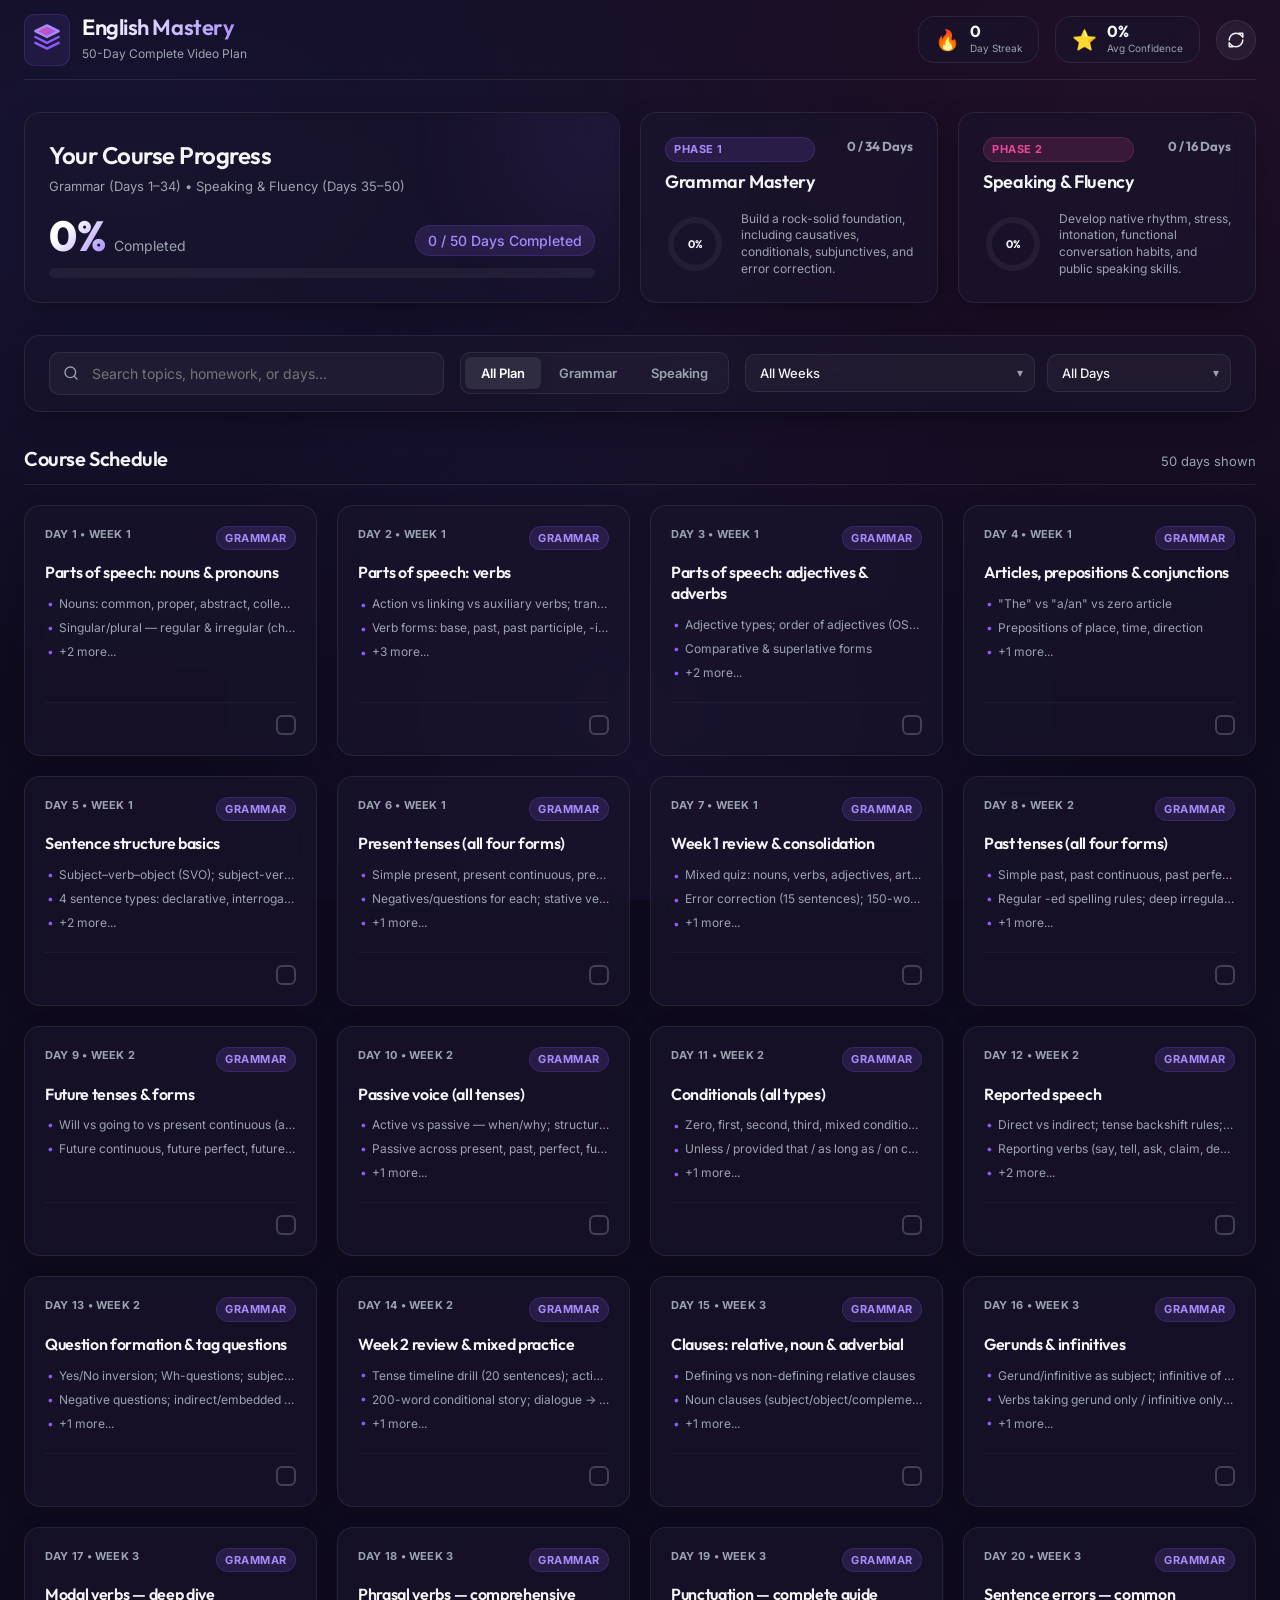
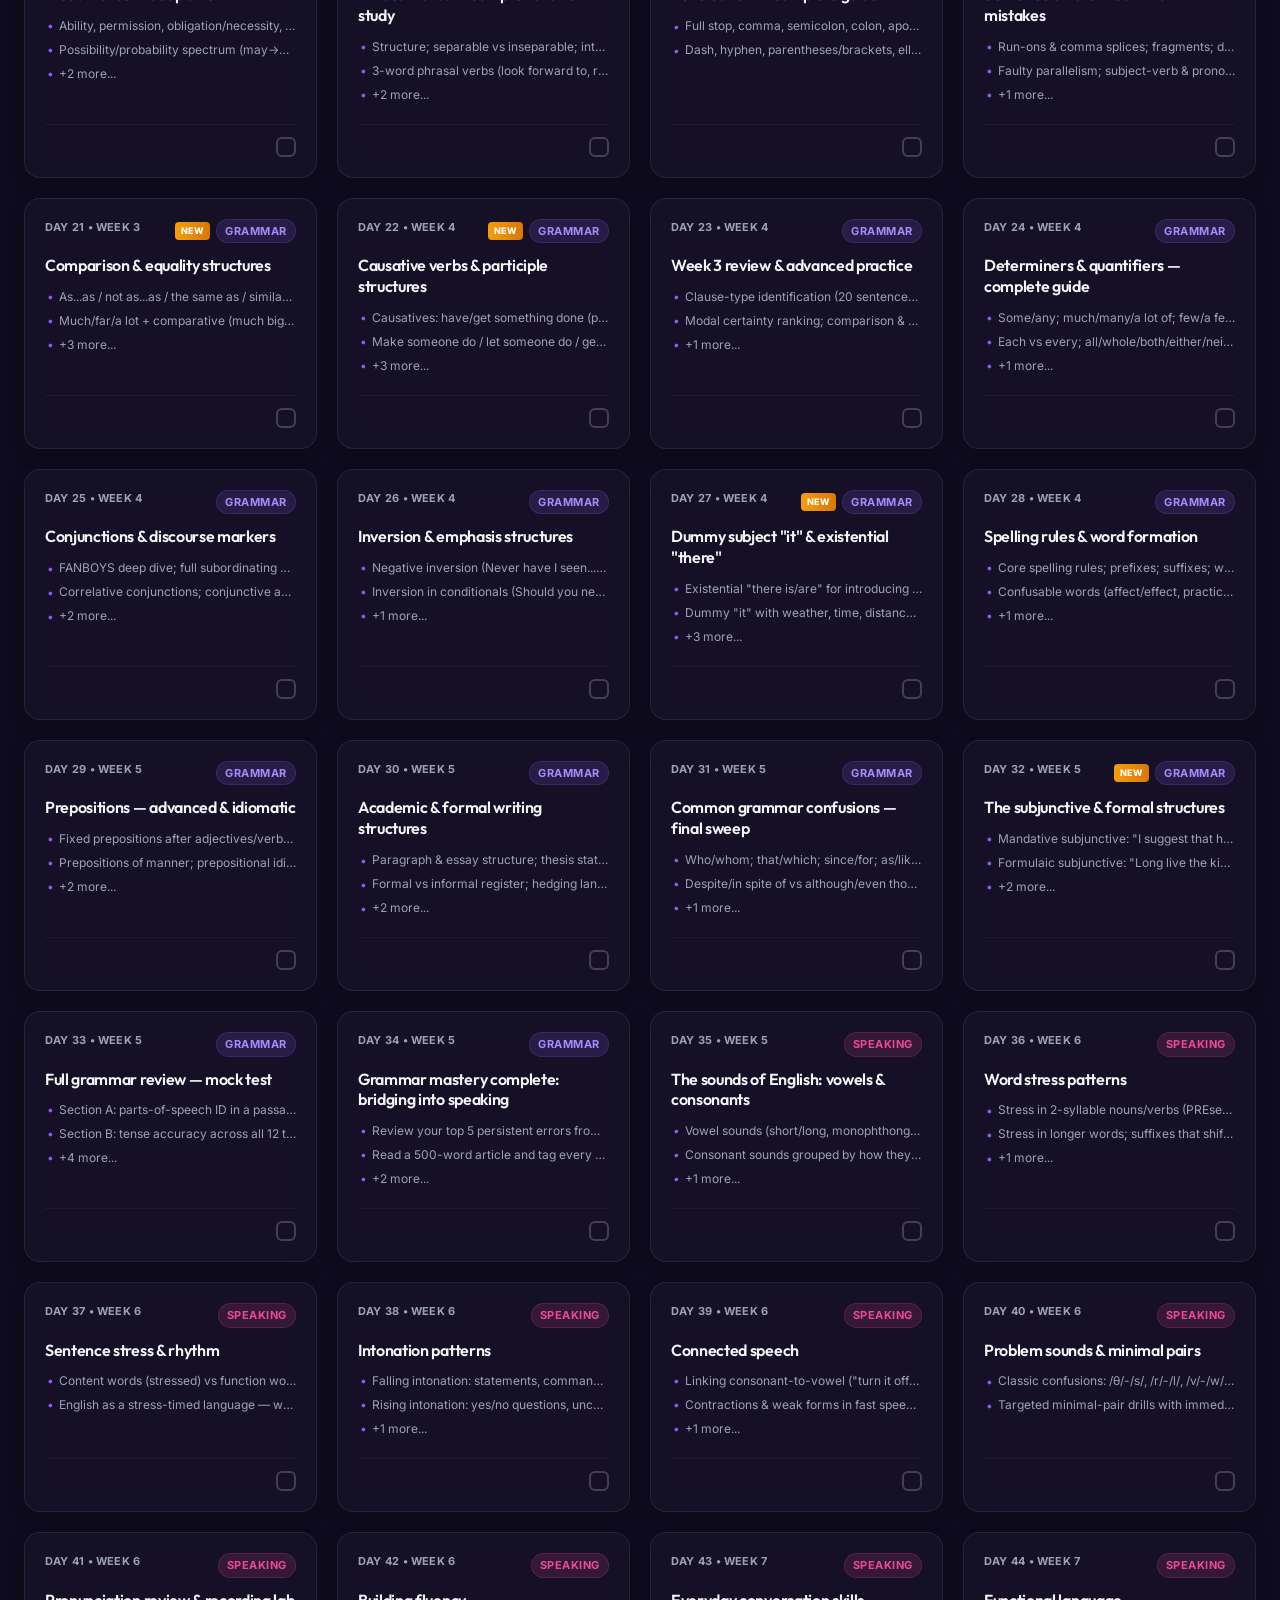
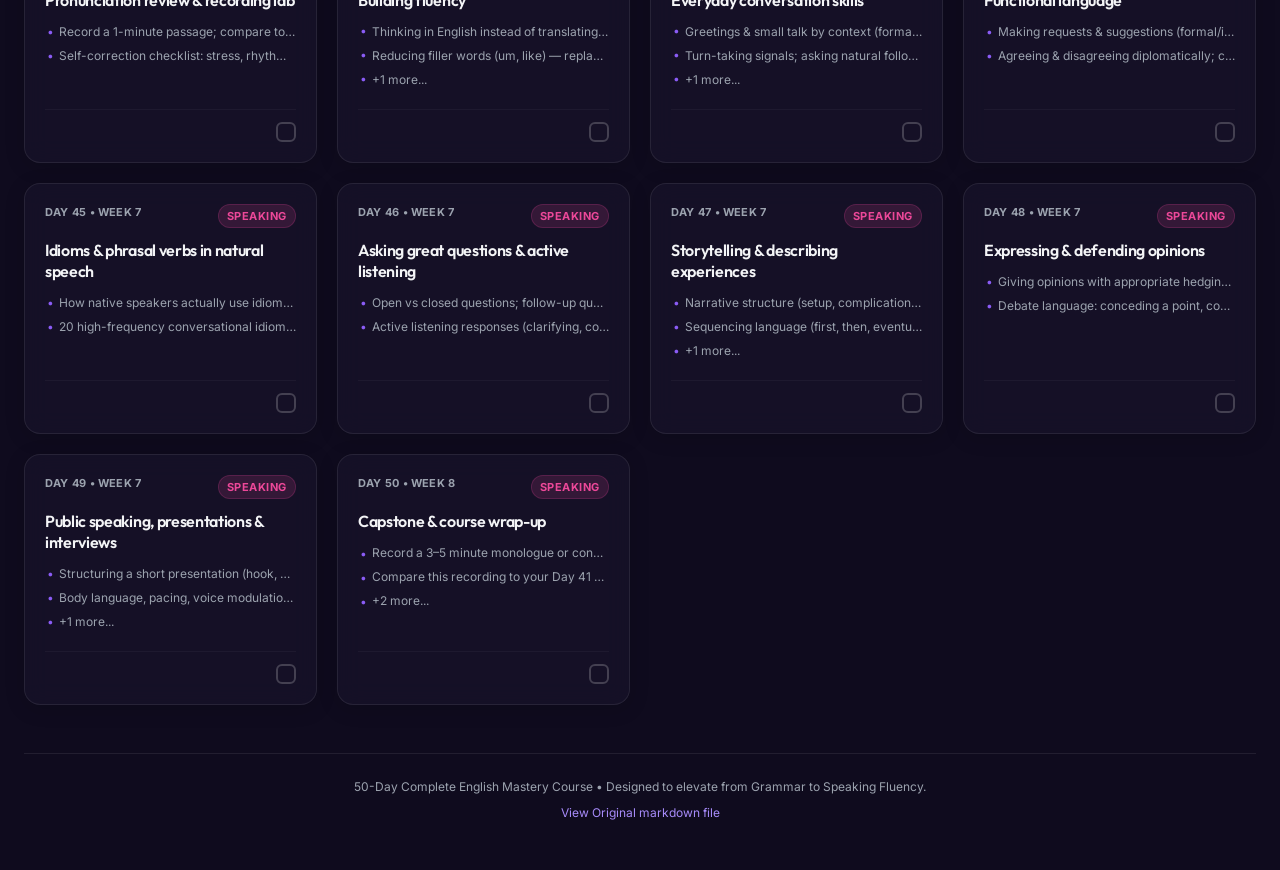
<file: index.html>
<!DOCTYPE html>
<html lang="en">
<head>
  <meta charset="UTF-8">
  <meta name="viewport" content="width=device-width, initial-scale=1.0">
  <title>50-Day English Mastery Course Tracker</title>
  <!-- Google Fonts: Outfit and Inter -->
  <link rel="preconnect" href="https://fonts.googleapis.com">
  <link rel="preconnect" href="https://fonts.gstatic.com" crossorigin>
  <link href="https://fonts.googleapis.com/css2?family=Inter:wght@300;400;500;600;700&family=Outfit:wght@400;500;600;700;800&display=swap" rel="stylesheet">
  <!-- CSS Stylesheet -->
  <link rel="stylesheet" href="styles.css">
</head>
<body class="dark-theme public-view">
  <!-- App Container -->
  <div class="app-container">
    
    <!-- Top Navigation Header -->
    <header class="app-header">
      <div class="logo-area">
        <div class="logo-icon">
          <svg width="28" height="28" viewBox="0 0 24 24" fill="none" xmlns="http://www.w3.org/2000/svg">
            <path d="M12 2L2 7L12 12L22 7L12 2Z" fill="url(#logo-grad)" stroke="var(--primary-light)" stroke-width="2" stroke-linejoin="round"/>
            <path d="M2 17L12 22L22 17" stroke="var(--primary)" stroke-width="2" stroke-linecap="round" stroke-linejoin="round"/>
            <path d="M2 12L12 17L22 12" stroke="var(--primary)" stroke-width="2" stroke-linecap="round" stroke-linejoin="round"/>
            <defs>
              <linearGradient id="logo-grad" x1="2" y1="2" x2="22" y2="12" gradientUnits="userSpaceOnUse">
                <stop stop-color="var(--accent-pink)"/>
                <stop offset="1" stop-color="var(--primary)"/>
              </linearGradient>
            </defs>
          </svg>
        </div>
        <div class="logo-text">
          <h1>English Mastery</h1>
          <span class="logo-subtitle">50-Day Complete Video Plan</span>
        </div>
      </div>
      
      <!-- Quick Info Widgets -->
      <div class="header-widgets">
        <div class="stat-widget streak-widget" id="streakWidget" title="Days active streak">
          <span class="widget-icon">🔥</span>
          <div class="widget-info">
            <span class="widget-value" id="streakCount">0</span>
            <span class="widget-label">Day Streak</span>
          </div>
        </div>
        <div class="stat-widget rate-widget" id="avgConfidenceWidget" title="Average confidence across rated days">
          <span class="widget-icon">⭐</span>
          <div class="widget-info">
            <span class="widget-value" id="avgConfidence">0%</span>
            <span class="widget-label">Avg Confidence</span>
          </div>
        </div>
        <div class="theme-toggle-area">
          <button id="resetDataBtn" class="btn btn-icon-only btn-secondary" title="Reset all progress data">
            <svg width="18" height="18" viewBox="0 0 24 24" fill="none" stroke="currentColor" stroke-width="2" stroke-linecap="round" stroke-linejoin="round">
              <path d="M3 12a9 9 0 0 1 9-9 9.75 9.75 0 0 1 6.74 2.74L21 8"/>
              <path d="M16 3h5v5"/>
              <path d="M21 12a9 9 0 0 1-9 9 9.75 9.75 0 0 1-6.74-2.74L3 16"/>
              <path d="M8 21H3v-5"/>
            </svg>
          </button>
        </div>
      </div>
    </header>

    <!-- Main Dashboard Section -->
    <section class="dashboard-section">
      
      <!-- Primary Progress Metric (Large Card) -->
      <div class="dashboard-card main-progress-card">
        <div class="card-glow"></div>
        <div class="progress-details">
          <h2>Your Course Progress</h2>
          <p class="progress-subtext">Grammar (Days 1–34) &bull; Speaking & Fluency (Days 35–50)</p>
          
          <div class="completion-metrics">
            <div class="metric-big">
              <span class="metric-number" id="overallPercent">0%</span>
              <span class="metric-label">Completed</span>
            </div>
            <div class="metric-fractions" id="overallFraction">
              0 / 50 Days Complete
            </div>
          </div>

          <!-- Progress Bar -->
          <div class="progress-bar-wrapper">
            <div class="progress-bar-bg">
              <div class="progress-bar-fill" id="overallProgressBar" style="width: 0%"></div>
            </div>
          </div>
        </div>
      </div>

      <!-- Phase Breakdowns -->
      <div class="dashboard-card phase-card" id="grammarPhaseCard">
        <div class="phase-header">
          <div class="phase-title-wrapper">
            <span class="phase-badge badge-grammar">PHASE 1</span>
            <h3>Grammar Mastery</h3>
          </div>
          <span class="phase-days-count" id="grammarCountText">0/34 Days</span>
        </div>
        <div class="phase-progress-row">
          <div class="progress-circle-container">
            <svg class="progress-ring" width="60" height="60">
              <circle class="progress-ring-circle-bg" stroke="rgba(255,255,255,0.05)" stroke-width="6" fill="transparent" r="24" cx="30" cy="30" />
              <circle class="progress-ring-circle" id="grammarProgressRing" stroke="var(--primary)" stroke-width="6" stroke-dasharray="150.79" stroke-dashoffset="150.79" stroke-linecap="round" fill="transparent" r="24" cx="30" cy="30" />
            </svg>
            <span class="progress-ring-label" id="grammarPercent">0%</span>
          </div>
          <p class="phase-desc">Build a rock-solid foundation, including causatives, conditionals, subjunctives, and error correction.</p>
        </div>
      </div>

      <div class="dashboard-card phase-card" id="speakingPhaseCard">
        <div class="phase-header">
          <div class="phase-title-wrapper">
            <span class="phase-badge badge-speaking">PHASE 2</span>
            <h3>Speaking & Fluency</h3>
          </div>
          <span class="phase-days-count" id="speakingCountText">0/16 Days</span>
        </div>
        <div class="phase-progress-row">
          <div class="progress-circle-container">
            <svg class="progress-ring" width="60" height="60">
              <circle class="progress-ring-circle-bg" stroke="rgba(255,255,255,0.05)" stroke-width="6" fill="transparent" r="24" cx="30" cy="30" />
              <circle class="progress-ring-circle" id="speakingProgressRing" stroke="var(--accent-pink)" stroke-width="6" stroke-dasharray="150.79" stroke-dashoffset="150.79" stroke-linecap="round" fill="transparent" r="24" cx="30" cy="30" />
            </svg>
            <span class="progress-ring-label" id="speakingPercent">0%</span>
          </div>
          <p class="phase-desc">Develop native rhythm, stress, intonation, functional conversation habits, and public speaking skills.</p>
        </div>
      </div>

    </section>

    <!-- Filters & Search Toolbar -->
    <section class="controls-toolbar">
      <div class="search-box">
        <svg class="search-icon" width="16" height="16" viewBox="0 0 24 24" fill="none" stroke="currentColor" stroke-width="2" stroke-linecap="round" stroke-linejoin="round">
          <circle cx="11" cy="11" r="8"/>
          <line x1="21" y1="21" x2="16.65" y2="16.65"/>
        </svg>
        <input type="text" id="searchInput" placeholder="Search topics, homework, or days..." autocomplete="off">
        <button id="clearSearchBtn" class="clear-btn" style="display:none;">&times;</button>
      </div>

      <div class="filter-group-container">
        <!-- Phase Tabs -->
        <div class="tab-filters" id="phaseFilter">
          <button class="tab-btn active" data-filter="all">All Plan</button>
          <button class="tab-btn" data-filter="grammar">Grammar</button>
          <button class="tab-btn" data-filter="speaking">Speaking</button>
        </div>

        <!-- Dropdowns for Weeks and Statuses -->
        <div class="select-filters">
          <div class="select-wrapper">
            <select id="weekSelect">
              <option value="all">All Weeks</option>
              <option value="1">Week 1 (Foundations)</option>
              <option value="2">Week 2 (Tenses & Transformations)</option>
              <option value="3">Week 3 (Advanced Structures)</option>
              <option value="4">Week 4 (Refinement & Mastery)</option>
              <option value="5">Week 5 (Sounds & Connected Speech)</option>
              <option value="6">Week 6 (Fluency & Contexts)</option>
              <option value="7">Week 7 (Storytelling & Opinions)</option>
              <option value="8">Week 8 (Capstone)</option>
            </select>
          </div>

          <div class="select-wrapper">
            <select id="statusSelect">
              <option value="all">All Days</option>
              <option value="completed">Completed Only</option>
              <option value="incomplete">Incomplete Only</option>
              <option value="new">🆕 Added Topics</option>
              <option value="starred">⭐ High Rated (4-5★)</option>
              <option value="low-confidence">⚠️ Low Rated (1-2★)</option>
            </select>
          </div>
        </div>
      </div>
    </section>

    <!-- Grid of Daily Cards -->
    <main class="grid-section">
      <div class="grid-header">
        <h2 id="gridTitle">Course Schedule</h2>
        <span class="results-count" id="resultsCount">50 days shown</span>
      </div>
      
      <div class="cards-grid" id="cardsGrid">
        <!-- JS generates cards here -->
        <div class="loading-state">
          <div class="spinner"></div>
          <p>Loading course modules...</p>
        </div>
      </div>
    </main>

    <!-- Site Footer -->
    <footer class="app-footer">
      <p>50-Day Complete English Mastery Course &bull; Designed to elevate from Grammar to Speaking Fluency.</p>
      <p class="footer-links">
        <a href="#" id="viewSyllabusPdf">View Original markdown file</a>
      </p>
    </footer>
  </div>

  <!-- Day Detail Modal / Drawer (Sliding Panel) -->
  <div class="modal-overlay" id="detailModal">
    <div class="modal-container">
      
      <!-- Modal Header -->
      <header class="modal-header">
        <div class="modal-meta-info">
          <span class="modal-week" id="modalWeek">WEEK 1</span>
          <span class="phase-badge" id="modalPhaseBadge">GRAMMAR</span>
          <span class="new-tag" id="modalNewBadge" style="display: none;">NEW</span>
        </div>
        <div class="modal-title-row">
          <h2 id="modalTitle">Day Title Here</h2>
          <button class="close-modal-btn" id="closeModalBtn" aria-label="Close details">
            <svg width="24" height="24" viewBox="0 0 24 24" fill="none" stroke="currentColor" stroke-width="2" stroke-linecap="round" stroke-linejoin="round">
              <line x1="18" y1="6" x2="6" y2="18"/>
              <line x1="6" y1="6" x2="18" y2="18"/>
            </svg>
          </button>
        </div>
        
        <!-- Day Complete Button in Header -->
        <div class="modal-action-bar">
          <button id="modalCompleteBtn" class="btn btn-primary btn-complete">
            <span class="btn-icon">✓</span>
            <span class="btn-text">Mark Day Complete</span>
          </button>
          
          <a id="modalWatchLink" href="#" target="_blank" class="btn btn-watch-link" style="display: none;">
            <span class="btn-icon">▶</span>
            <span class="btn-text">Watch Video Lesson</span>
          </a>
          
          <div class="rating-picker">
            <span class="rating-label">Confidence:</span>
            <div class="stars-container" id="modalStars">
              <span class="star-btn" data-rating="1">★</span>
              <span class="star-btn" data-rating="2">★</span>
              <span class="star-btn" data-rating="3">★</span>
              <span class="star-btn" data-rating="4">★</span>
              <span class="star-btn" data-rating="5">★</span>
            </div>
          </div>
        </div>
      </header>

      <!-- Tabs Navigation -->
      <nav class="modal-tabs">
        <button class="tab-link active" data-tab="syllabus-tab">Syllabus Details</button>
        <button class="tab-link" data-tab="template-tab">Video Plan (~30m)</button>
        <button class="tab-link" data-tab="homework-tab">Homework & Notes</button>
        <button class="tab-link" data-tab="speaking-tab" id="speakingTabNav">Speaking Lab</button>
      </nav>

      <!-- Modal Body Content -->
      <div class="modal-body">
        
        <!-- Tab 1: Syllabus Checklist -->
        <div class="tab-content active" id="syllabus-tab">
          <h4 class="section-title">Day Subtopics Checklist</h4>
          <p class="section-desc">Track your understanding of each topic covered in this video lesson. Check them off as you study.</p>
          
          <ul class="subtopics-checklist" id="modalSubtopicsList">
            <!-- Dynamic subtopics checkboxes -->
          </ul>
        </div>

        <!-- Tab 2: Video Template & Timestamps -->
        <div class="tab-content" id="template-tab">
          <h4 class="section-title" id="templateTitleText">Grammar Video Template Structure</h4>
          <p class="section-desc">Use this recommended timing outline when recording or viewing the 30-minute lesson video.</p>
          
          <div class="video-timeline" id="videoTimeline">
            <!-- Dynamic timeline depending on grammar vs speaking -->
          </div>
        </div>

        <!-- Tab 3: Homework Notebook -->
        <div class="tab-content" id="homework-tab">
          <div class="homework-header-section">
            <h4 class="section-title">Homework Tasks</h4>
            <div class="homework-exercises" id="modalHomeworkDescription">
              <!-- Dynamic homework description -->
            </div>
          </div>
          
          <div class="notebook-area">
            <h5 class="notebook-title">Your Homework Notebook</h5>
            <p class="section-desc">Type your exercises, sentences, or translations here. They will auto-save to your local storage.</p>
            <textarea id="homeworkTextarea" placeholder="Write down your answers, vocabulary list, or notes for this day..."></textarea>
            <div class="notebook-footer">
              <span id="notebookSaveStatus" class="save-status">Saved</span>
              <button id="saveHomeworkBtn" class="btn btn-secondary btn-sm">Save Notes</button>
            </div>
          </div>
        </div>

        <!-- Tab 4: Speaking Lab (Audio practice) -->
        <div class="tab-content" id="speaking-tab">
          <h4 class="section-title">Pronunciation & Auditory Feedback</h4>
          <p class="section-desc">Practice makes perfect. Record your voice using the microphone, play it back, and review your pronunciation.</p>
          
          <div class="speaking-lab-card">
            <!-- Audio controls -->
            <div class="recorder-panel">
              <div class="recording-state-indicator" id="recordingIndicator">
                <span class="pulse-dot"></span>
                <span id="recordingStatusText">Microphone Ready</span>
              </div>
              
              <!-- Waveform Visualizer -->
              <div class="visualizer-wrapper">
                <canvas id="waveformCanvas" width="400" height="80"></canvas>
                <div class="timer" id="recordingTimer">00:00</div>
              </div>
              
              <div class="recorder-actions">
                <button id="startRecordBtn" class="btn btn-danger">
                  <span class="btn-icon">⏺</span> Record
                </button>
                <button id="stopRecordBtn" class="btn btn-secondary" disabled>
                  <span class="btn-icon">⏹</span> Stop
                </button>
              </div>
            </div>

            <!-- Playlist of recordings -->
            <div class="recordings-list-section">
              <h5 class="list-title">Your Recording Attempts</h5>
              <div class="recordings-playlist" id="recordingsPlaylist">
                <p class="empty-playlist-text">No recordings saved for this day yet. Record one above to start practicing.</p>
              </div>
            </div>
          </div>
        </div>

      </div>

    </div>
  </div>

  <!-- Load Data and Logic scripts -->
  <script src="course-data.js"></script>
  <script src="public-app.js"></script>
</body>
</html>
</file>
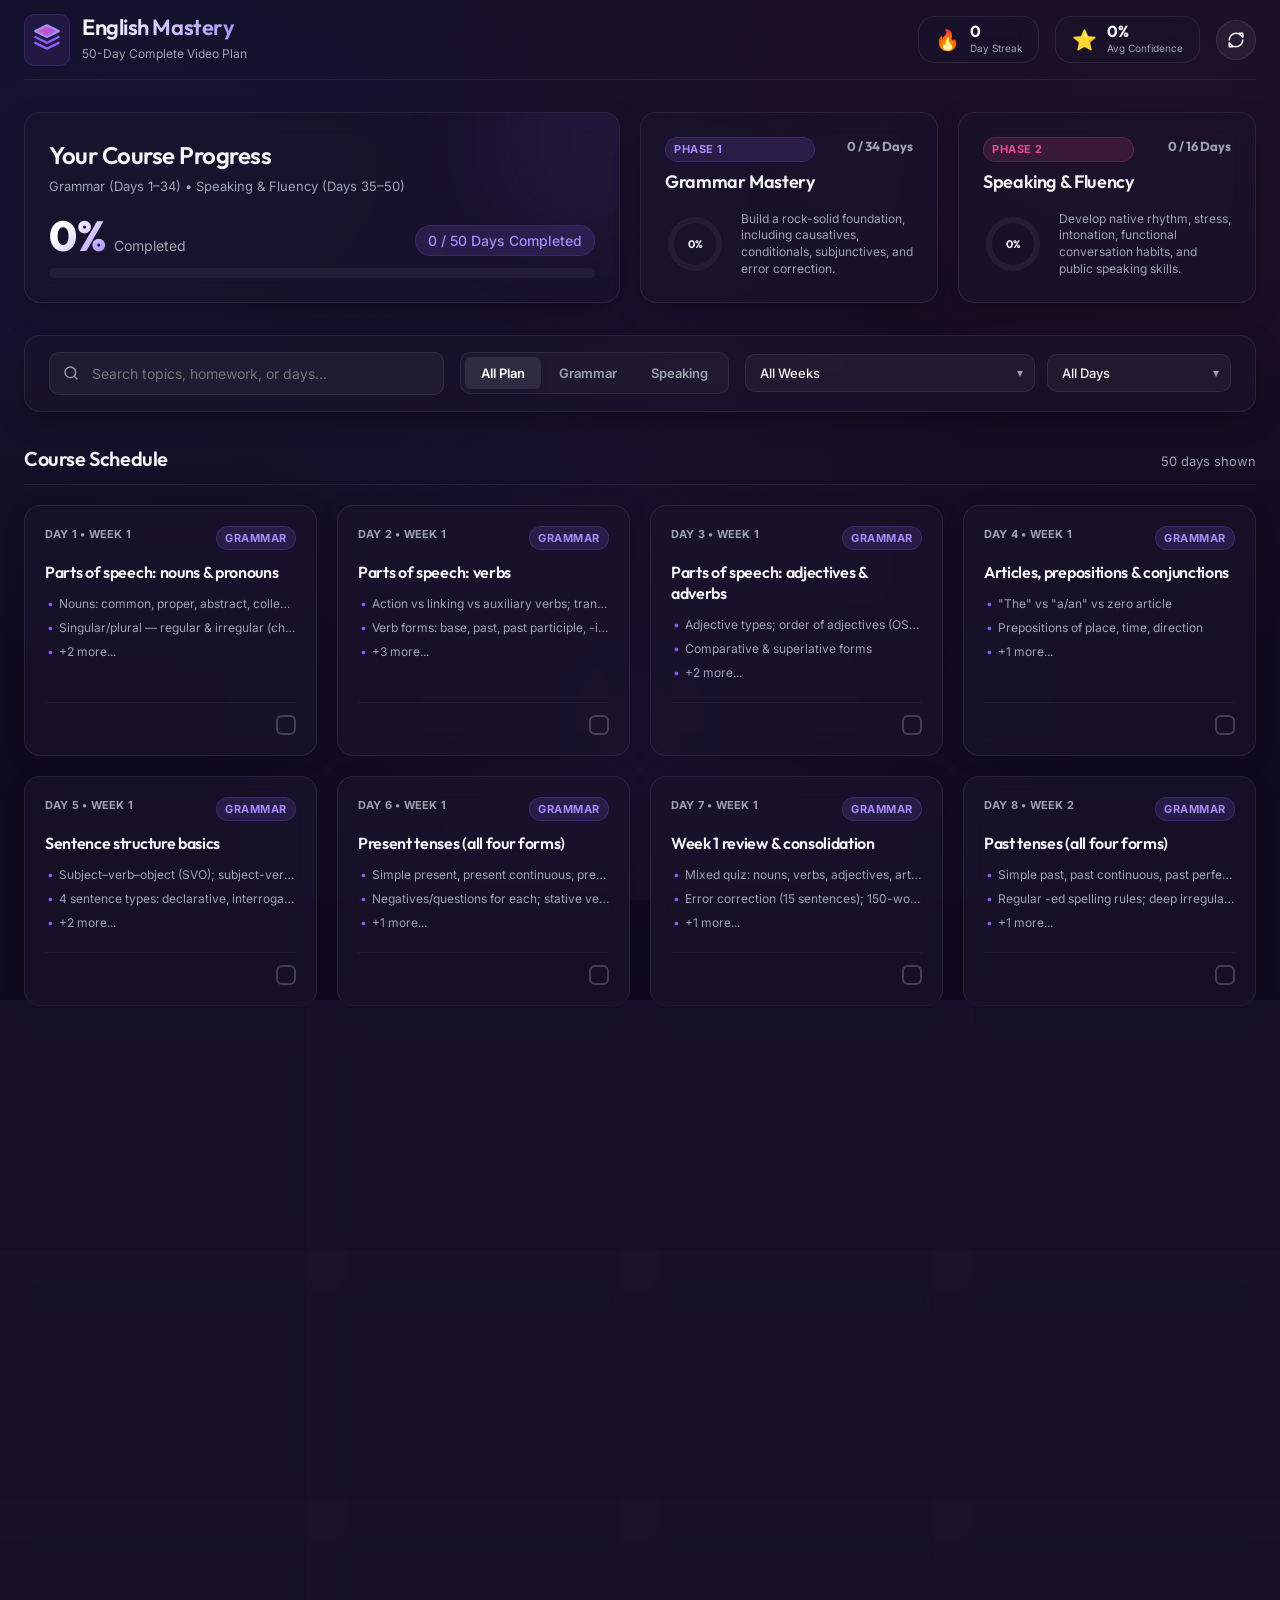
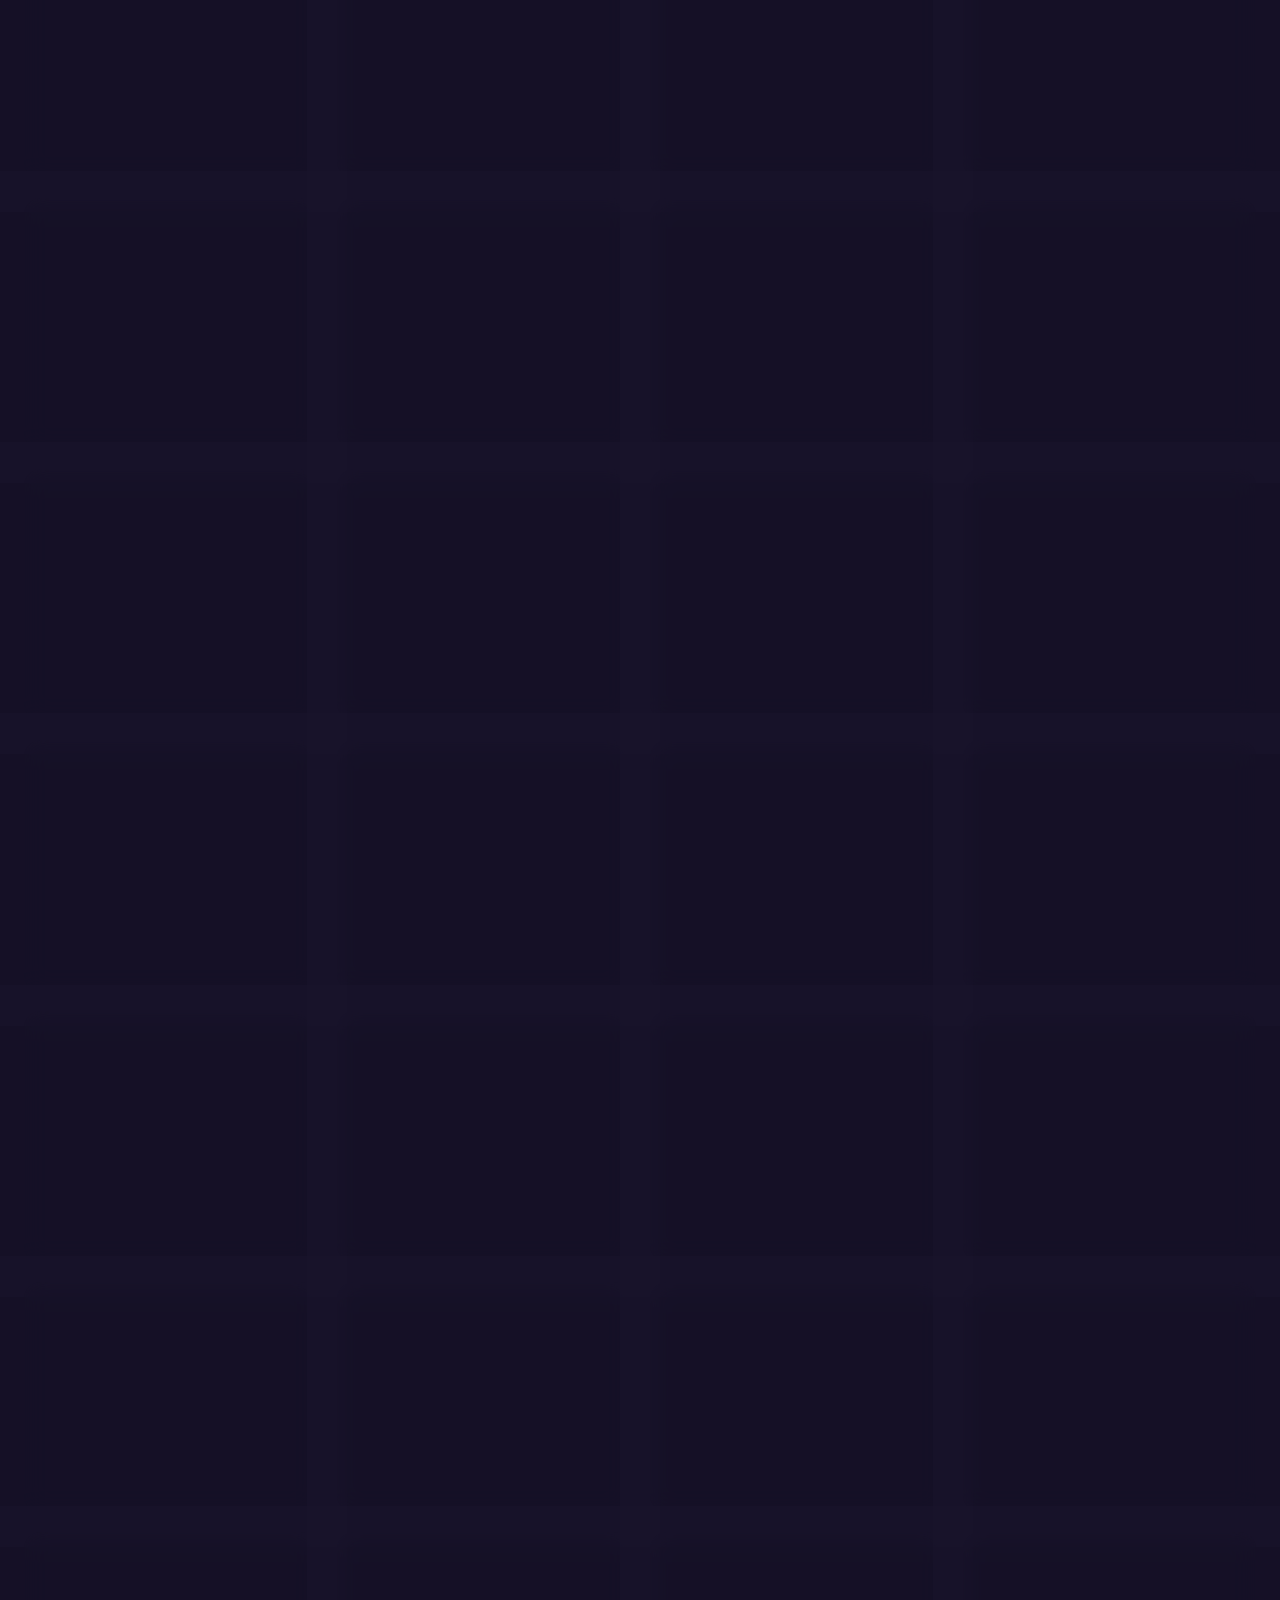
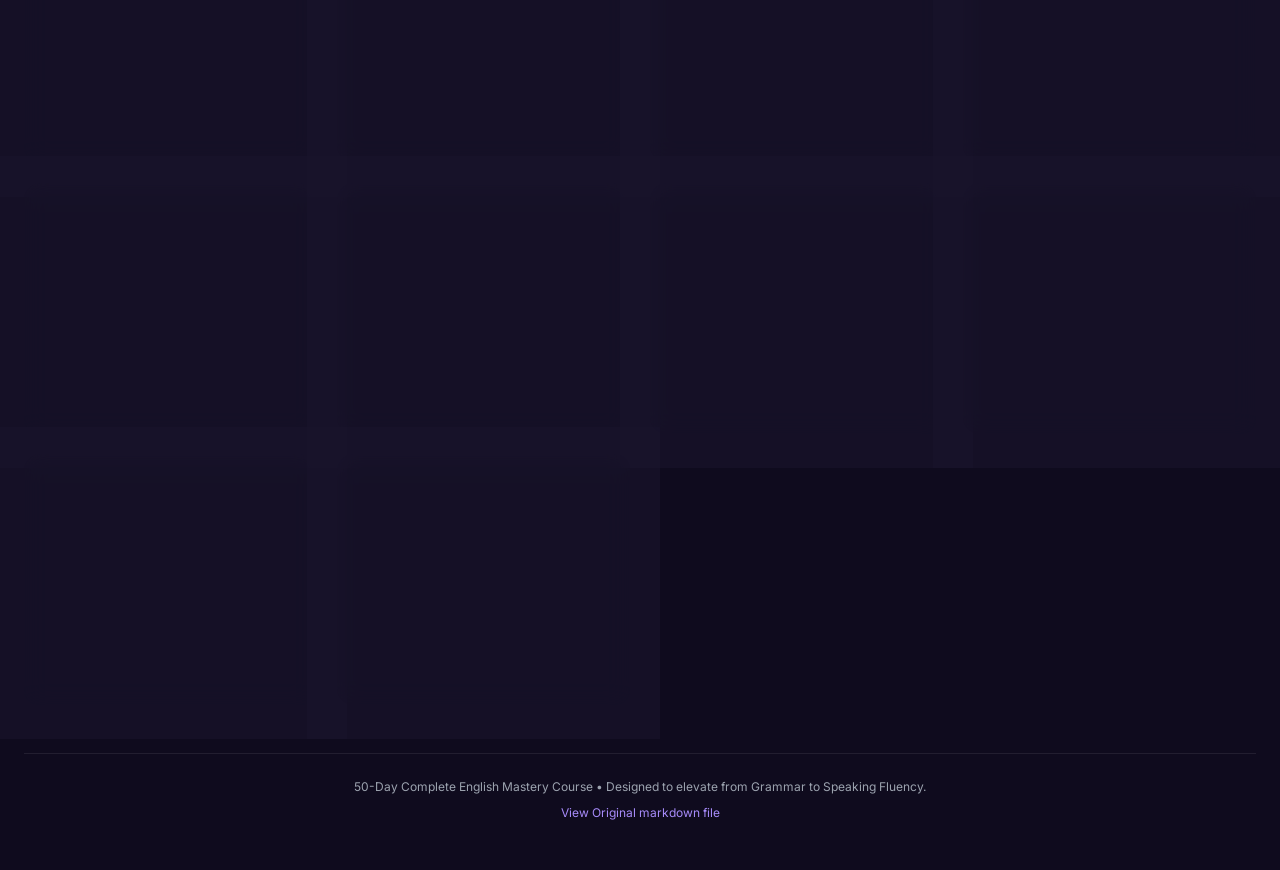
<file: admin.html>
<!DOCTYPE html>
<html lang="en">
<head>
  <meta charset="UTF-8">
  <meta name="viewport" content="width=device-width, initial-scale=1.0">
  <title>50-Day English Mastery Course Tracker</title>
  <!-- Google Fonts: Outfit and Inter -->
  <link rel="preconnect" href="https://fonts.googleapis.com">
  <link rel="preconnect" href="https://fonts.gstatic.com" crossorigin>
  <link href="https://fonts.googleapis.com/css2?family=Inter:wght@300;400;500;600;700&family=Outfit:wght@400;500;600;700;800&display=swap" rel="stylesheet">
  <!-- CSS Stylesheet -->
  <link rel="stylesheet" href="styles.css">
</head>
<body class="dark-theme">
  <!-- App Container -->
  <div class="app-container">
    
    <!-- Top Navigation Header -->
    <header class="app-header">
      <div class="logo-area">
        <div class="logo-icon">
          <svg width="28" height="28" viewBox="0 0 24 24" fill="none" xmlns="http://www.w3.org/2000/svg">
            <path d="M12 2L2 7L12 12L22 7L12 2Z" fill="url(#logo-grad)" stroke="var(--primary-light)" stroke-width="2" stroke-linejoin="round"/>
            <path d="M2 17L12 22L22 17" stroke="var(--primary)" stroke-width="2" stroke-linecap="round" stroke-linejoin="round"/>
            <path d="M2 12L12 17L22 12" stroke="var(--primary)" stroke-width="2" stroke-linecap="round" stroke-linejoin="round"/>
            <defs>
              <linearGradient id="logo-grad" x1="2" y1="2" x2="22" y2="12" gradientUnits="userSpaceOnUse">
                <stop stop-color="var(--accent-pink)"/>
                <stop offset="1" stop-color="var(--primary)"/>
              </linearGradient>
            </defs>
          </svg>
        </div>
        <div class="logo-text">
          <h1>English Mastery</h1>
          <span class="logo-subtitle">50-Day Complete Video Plan</span>
        </div>
      </div>
      
      <!-- Quick Info Widgets -->
      <div class="header-widgets">
        <div class="stat-widget streak-widget" id="streakWidget" title="Days active streak">
          <span class="widget-icon">🔥</span>
          <div class="widget-info">
            <span class="widget-value" id="streakCount">0</span>
            <span class="widget-label">Day Streak</span>
          </div>
        </div>
        <div class="stat-widget rate-widget" id="avgConfidenceWidget" title="Average confidence across rated days">
          <span class="widget-icon">⭐</span>
          <div class="widget-info">
            <span class="widget-value" id="avgConfidence">0%</span>
            <span class="widget-label">Avg Confidence</span>
          </div>
        </div>
        <div class="theme-toggle-area">
          <button id="resetDataBtn" class="btn btn-icon-only btn-secondary" title="Reset all progress data">
            <svg width="18" height="18" viewBox="0 0 24 24" fill="none" stroke="currentColor" stroke-width="2" stroke-linecap="round" stroke-linejoin="round">
              <path d="M3 12a9 9 0 0 1 9-9 9.75 9.75 0 0 1 6.74 2.74L21 8"/>
              <path d="M16 3h5v5"/>
              <path d="M21 12a9 9 0 0 1-9 9 9.75 9.75 0 0 1-6.74-2.74L3 16"/>
              <path d="M8 21H3v-5"/>
            </svg>
          </button>
        </div>
      </div>
    </header>

    <!-- Main Dashboard Section -->
    <section class="dashboard-section">
      
      <!-- Primary Progress Metric (Large Card) -->
      <div class="dashboard-card main-progress-card">
        <div class="card-glow"></div>
        <div class="progress-details">
          <h2>Your Course Progress</h2>
          <p class="progress-subtext">Grammar (Days 1–34) &bull; Speaking & Fluency (Days 35–50)</p>
          
          <div class="completion-metrics">
            <div class="metric-big">
              <span class="metric-number" id="overallPercent">0%</span>
              <span class="metric-label">Completed</span>
            </div>
            <div class="metric-fractions" id="overallFraction">
              0 / 50 Days Complete
            </div>
          </div>

          <!-- Progress Bar -->
          <div class="progress-bar-wrapper">
            <div class="progress-bar-bg">
              <div class="progress-bar-fill" id="overallProgressBar" style="width: 0%"></div>
            </div>
          </div>
        </div>
      </div>

      <!-- Phase Breakdowns -->
      <div class="dashboard-card phase-card" id="grammarPhaseCard">
        <div class="phase-header">
          <div class="phase-title-wrapper">
            <span class="phase-badge badge-grammar">PHASE 1</span>
            <h3>Grammar Mastery</h3>
          </div>
          <span class="phase-days-count" id="grammarCountText">0/34 Days</span>
        </div>
        <div class="phase-progress-row">
          <div class="progress-circle-container">
            <svg class="progress-ring" width="60" height="60">
              <circle class="progress-ring-circle-bg" stroke="rgba(255,255,255,0.05)" stroke-width="6" fill="transparent" r="24" cx="30" cy="30" />
              <circle class="progress-ring-circle" id="grammarProgressRing" stroke="var(--primary)" stroke-width="6" stroke-dasharray="150.79" stroke-dashoffset="150.79" stroke-linecap="round" fill="transparent" r="24" cx="30" cy="30" />
            </svg>
            <span class="progress-ring-label" id="grammarPercent">0%</span>
          </div>
          <p class="phase-desc">Build a rock-solid foundation, including causatives, conditionals, subjunctives, and error correction.</p>
        </div>
      </div>

      <div class="dashboard-card phase-card" id="speakingPhaseCard">
        <div class="phase-header">
          <div class="phase-title-wrapper">
            <span class="phase-badge badge-speaking">PHASE 2</span>
            <h3>Speaking & Fluency</h3>
          </div>
          <span class="phase-days-count" id="speakingCountText">0/16 Days</span>
        </div>
        <div class="phase-progress-row">
          <div class="progress-circle-container">
            <svg class="progress-ring" width="60" height="60">
              <circle class="progress-ring-circle-bg" stroke="rgba(255,255,255,0.05)" stroke-width="6" fill="transparent" r="24" cx="30" cy="30" />
              <circle class="progress-ring-circle" id="speakingProgressRing" stroke="var(--accent-pink)" stroke-width="6" stroke-dasharray="150.79" stroke-dashoffset="150.79" stroke-linecap="round" fill="transparent" r="24" cx="30" cy="30" />
            </svg>
            <span class="progress-ring-label" id="speakingPercent">0%</span>
          </div>
          <p class="phase-desc">Develop native rhythm, stress, intonation, functional conversation habits, and public speaking skills.</p>
        </div>
      </div>

    </section>

    <!-- Filters & Search Toolbar -->
    <section class="controls-toolbar">
      <div class="search-box">
        <svg class="search-icon" width="16" height="16" viewBox="0 0 24 24" fill="none" stroke="currentColor" stroke-width="2" stroke-linecap="round" stroke-linejoin="round">
          <circle cx="11" cy="11" r="8"/>
          <line x1="21" y1="21" x2="16.65" y2="16.65"/>
        </svg>
        <input type="text" id="searchInput" placeholder="Search topics, homework, or days..." autocomplete="off">
        <button id="clearSearchBtn" class="clear-btn" style="display:none;">&times;</button>
      </div>

      <div class="filter-group-container">
        <!-- Phase Tabs -->
        <div class="tab-filters" id="phaseFilter">
          <button class="tab-btn active" data-filter="all">All Plan</button>
          <button class="tab-btn" data-filter="grammar">Grammar</button>
          <button class="tab-btn" data-filter="speaking">Speaking</button>
        </div>

        <!-- Dropdowns for Weeks and Statuses -->
        <div class="select-filters">
          <div class="select-wrapper">
            <select id="weekSelect">
              <option value="all">All Weeks</option>
              <option value="1">Week 1 (Foundations)</option>
              <option value="2">Week 2 (Tenses & Transformations)</option>
              <option value="3">Week 3 (Advanced Structures)</option>
              <option value="4">Week 4 (Refinement & Mastery)</option>
              <option value="5">Week 5 (Sounds & Connected Speech)</option>
              <option value="6">Week 6 (Fluency & Contexts)</option>
              <option value="7">Week 7 (Storytelling & Opinions)</option>
              <option value="8">Week 8 (Capstone)</option>
            </select>
          </div>

          <div class="select-wrapper">
            <select id="statusSelect">
              <option value="all">All Days</option>
              <option value="completed">Completed Only</option>
              <option value="incomplete">Incomplete Only</option>
              <option value="new">🆕 Added Topics</option>
              <option value="starred">⭐ High Rated (4-5★)</option>
              <option value="low-confidence">⚠️ Low Rated (1-2★)</option>
            </select>
          </div>
        </div>
      </div>
    </section>

    <!-- Grid of Daily Cards -->
    <main class="grid-section">
      <div class="grid-header">
        <h2 id="gridTitle">Course Schedule</h2>
        <span class="results-count" id="resultsCount">50 days shown</span>
      </div>
      
      <div class="cards-grid" id="cardsGrid">
        <!-- JS generates cards here -->
        <div class="loading-state">
          <div class="spinner"></div>
          <p>Loading course modules...</p>
        </div>
      </div>
    </main>

    <!-- Site Footer -->
    <footer class="app-footer">
      <p>50-Day Complete English Mastery Course &bull; Designed to elevate from Grammar to Speaking Fluency.</p>
      <p class="footer-links">
        <a href="#" id="viewSyllabusPdf">View Original markdown file</a>
      </p>
    </footer>
  </div>

  <!-- Day Detail Modal / Drawer (Sliding Panel) -->
  <div class="modal-overlay" id="detailModal">
    <div class="modal-container">
      
      <!-- Modal Header -->
      <header class="modal-header">
        <div class="modal-meta-info">
          <span class="modal-week" id="modalWeek">WEEK 1</span>
          <span class="phase-badge" id="modalPhaseBadge">GRAMMAR</span>
          <span class="new-tag" id="modalNewBadge" style="display: none;">NEW</span>
        </div>
        <div class="modal-title-row">
          <h2 id="modalTitle">Day Title Here</h2>
          <button class="close-modal-btn" id="closeModalBtn" aria-label="Close details">
            <svg width="24" height="24" viewBox="0 0 24 24" fill="none" stroke="currentColor" stroke-width="2" stroke-linecap="round" stroke-linejoin="round">
              <line x1="18" y1="6" x2="6" y2="18"/>
              <line x1="6" y1="6" x2="18" y2="18"/>
            </svg>
          </button>
        </div>
        
        <!-- Day Complete Button in Header -->
        <div class="modal-action-bar">
          <button id="modalCompleteBtn" class="btn btn-primary btn-complete">
            <span class="btn-icon">✓</span>
            <span class="btn-text">Mark Day Complete</span>
          </button>
          
          <a id="modalWatchLink" href="#" target="_blank" class="btn btn-watch-link" style="display: none;">
            <span class="btn-icon">▶</span>
            <span class="btn-text">Watch Video Lesson</span>
          </a>
          
          <div class="rating-picker">
            <span class="rating-label">Confidence:</span>
            <div class="stars-container" id="modalStars">
              <span class="star-btn" data-rating="1">★</span>
              <span class="star-btn" data-rating="2">★</span>
              <span class="star-btn" data-rating="3">★</span>
              <span class="star-btn" data-rating="4">★</span>
              <span class="star-btn" data-rating="5">★</span>
            </div>
          </div>
        </div>
      </header>

      <!-- Tabs Navigation -->
      <nav class="modal-tabs">
        <button class="tab-link active" data-tab="syllabus-tab">Syllabus Details</button>
        <button class="tab-link" data-tab="template-tab">Video Plan (~30m)</button>
        <button class="tab-link" data-tab="homework-tab">Homework & Notes</button>
        <button class="tab-link" data-tab="speaking-tab" id="speakingTabNav">Speaking Lab</button>
      </nav>

      <!-- Modal Body Content -->
      <div class="modal-body">
        
        <!-- Tab 1: Syllabus Checklist -->
        <div class="tab-content active" id="syllabus-tab">
          <h4 class="section-title">Day Subtopics Checklist</h4>
          <p class="section-desc">Track your understanding of each topic covered in this video lesson. Check them off as you study.</p>
          
          <ul class="subtopics-checklist" id="modalSubtopicsList">
            <!-- Dynamic subtopics checkboxes -->
          </ul>
        </div>

        <!-- Tab 2: Video Template & Timestamps -->
        <div class="tab-content" id="template-tab">
          <h4 class="section-title" id="templateTitleText">Grammar Video Template Structure</h4>
          <p class="section-desc">Use this recommended timing outline when recording or viewing the 30-minute lesson video.</p>
          
          <div class="video-timeline" id="videoTimeline">
            <!-- Dynamic timeline depending on grammar vs speaking -->
          </div>
        </div>

        <!-- Tab 3: Homework Notebook -->
        <div class="tab-content" id="homework-tab">
          <div class="homework-header-section">
            <h4 class="section-title">Homework Tasks</h4>
            <div class="homework-exercises" id="modalHomeworkDescription">
              <!-- Dynamic homework description -->
            </div>
          </div>
          
          <div class="notebook-area">
            <h5 class="notebook-title">Your Homework Notebook</h5>
            <p class="section-desc">Type your exercises, sentences, or translations here. They will auto-save to your local storage.</p>
            <textarea id="homeworkTextarea" placeholder="Write down your answers, vocabulary list, or notes for this day..."></textarea>
            <div class="notebook-footer">
              <span id="notebookSaveStatus" class="save-status">Saved</span>
              <button id="saveHomeworkBtn" class="btn btn-secondary btn-sm">Save Notes</button>
            </div>
          </div>
        </div>

        <!-- Tab 4: Speaking Lab (Audio practice) -->
        <div class="tab-content" id="speaking-tab">
          <h4 class="section-title">Pronunciation & Auditory Feedback</h4>
          <p class="section-desc">Practice makes perfect. Record your voice using the microphone, play it back, and review your pronunciation.</p>
          
          <div class="speaking-lab-card">
            <!-- Audio controls -->
            <div class="recorder-panel">
              <div class="recording-state-indicator" id="recordingIndicator">
                <span class="pulse-dot"></span>
                <span id="recordingStatusText">Microphone Ready</span>
              </div>
              
              <!-- Waveform Visualizer -->
              <div class="visualizer-wrapper">
                <canvas id="waveformCanvas" width="400" height="80"></canvas>
                <div class="timer" id="recordingTimer">00:00</div>
              </div>
              
              <div class="recorder-actions">
                <button id="startRecordBtn" class="btn btn-danger">
                  <span class="btn-icon">⏺</span> Record
                </button>
                <button id="stopRecordBtn" class="btn btn-secondary" disabled>
                  <span class="btn-icon">⏹</span> Stop
                </button>
              </div>
            </div>

            <!-- Playlist of recordings -->
            <div class="recordings-list-section">
              <h5 class="list-title">Your Recording Attempts</h5>
              <div class="recordings-playlist" id="recordingsPlaylist">
                <p class="empty-playlist-text">No recordings saved for this day yet. Record one above to start practicing.</p>
              </div>
            </div>
          </div>
        </div>

      </div>

    </div>
  </div>

  <!-- Load Data and Logic scripts -->
  <script src="course-data.js"></script>
  <script src="app.js"></script>
</body>
</html>
</file>
<file: styles.css>
/* ==========================================================================
   Design Tokens & Root Variables
   ========================================================================== */
:root {
  --bg-dark: #0f0b1e;
  --bg-card: rgba(26, 21, 44, 0.65);
  --bg-card-hover: rgba(36, 30, 60, 0.85);
  --bg-sidebar: #130f26;
  --border-color: rgba(255, 255, 255, 0.08);
  --border-color-hover: rgba(139, 92, 246, 0.4);
  
  /* Primary Harmonious Palette */
  --primary: #8b5cf6;      /* Violet */
  --primary-light: #a78bfa;
  --primary-glow: rgba(139, 92, 246, 0.15);
  
  --secondary: #6366f1;    /* Indigo */
  --accent-pink: #ec4899;   /* Hot Pink for Speaking & highlight */
  --accent-pink-glow: rgba(236, 72, 153, 0.15);
  
  /* Semantic Colors */
  --success: #10b981;       /* Emerald for completions */
  --success-glow: rgba(16, 185, 129, 0.15);
  --warning: #f59e0b;       /* Amber for reviews */
  --danger: #ef4444;        /* Rose for recording/recording attempts */
  --text-primary: #f3f4f6;
  --text-muted: #9ca3af;
  --text-dark: #1f2937;
  
  /* Layout Dimensions */
  --max-width: 1400px;
  --header-height: 80px;
  --border-radius-lg: 16px;
  --border-radius-md: 10px;
  --border-radius-sm: 6px;
  
  /* Effects */
  --blur-amount: 12px;
  --transition-fast: 0.2s cubic-bezier(0.4, 0, 0.2, 1);
  --transition-normal: 0.3s cubic-bezier(0.4, 0, 0.2, 1);
  --shadow-premium: 0 10px 30px -10px rgba(0, 0, 0, 0.5);
  --shadow-primary: 0 0 20px rgba(139, 92, 246, 0.2);
  --glass-gradient: linear-gradient(135deg, rgba(255, 255, 255, 0.03) 0%, rgba(255, 255, 255, 0.01) 100%);
}

/* ==========================================================================
   Base Elements & Normalization
   ========================================================================== */
* {
  box-sizing: border-box;
  margin: 0;
  padding: 0;
}

body {
  font-family: 'Inter', sans-serif;
  background-color: var(--bg-dark);
  color: var(--text-primary);
  min-height: 100vh;
  line-height: 1.5;
  overflow-x: hidden;
  background-image: 
    radial-gradient(at 10% 20%, rgba(99, 102, 241, 0.1) 0px, transparent 50%),
    radial-gradient(at 90% 10%, rgba(236, 72, 153, 0.08) 0px, transparent 50%),
    radial-gradient(at 50% 80%, rgba(139, 92, 246, 0.07) 0px, transparent 50%);
  background-attachment: fixed;
}

h1, h2, h3, h4, h5, h6 {
  font-family: 'Outfit', sans-serif;
  font-weight: 600;
  letter-spacing: -0.02em;
}

a {
  color: var(--primary-light);
  text-decoration: none;
  transition: color var(--transition-fast);
}
a:hover {
  color: var(--accent-pink);
}

/* Scrollbar Customization */
::-webkit-scrollbar {
  width: 8px;
  height: 8px;
}
::-webkit-scrollbar-track {
  background: var(--bg-dark);
}
::-webkit-scrollbar-thumb {
  background: rgba(255, 255, 255, 0.1);
  border-radius: 4px;
}
::-webkit-scrollbar-thumb:hover {
  background: var(--primary);
}

/* ==========================================================================
   Utility Components
   ========================================================================== */
.btn {
  display: inline-flex;
  align-items: center;
  justify-content: center;
  gap: 8px;
  font-family: 'Inter', sans-serif;
  font-weight: 600;
  font-size: 14px;
  padding: 10px 18px;
  border-radius: var(--border-radius-md);
  border: 1px solid transparent;
  cursor: pointer;
  transition: all var(--transition-fast);
  white-space: nowrap;
}

.btn-primary {
  background: linear-gradient(135deg, var(--primary) 0%, var(--secondary) 100%);
  color: #fff;
  box-shadow: var(--shadow-primary);
}
.btn-primary:hover {
  transform: translateY(-2px);
  filter: brightness(1.1);
  box-shadow: 0 0 25px rgba(139, 92, 246, 0.35);
}
.btn-primary:active {
  transform: translateY(0);
}

.btn-secondary {
  background: rgba(255, 255, 255, 0.05);
  border-color: var(--border-color);
  color: var(--text-primary);
}
.btn-secondary:hover {
  background: rgba(255, 255, 255, 0.1);
  border-color: rgba(255, 255, 255, 0.2);
}

.btn-danger {
  background: linear-gradient(135deg, var(--danger) 0%, #dc2626 100%);
  color: #fff;
}
.btn-danger:hover:not(:disabled) {
  transform: translateY(-2px);
  filter: brightness(1.1);
}

.btn-icon-only {
  padding: 10px;
  border-radius: 50%;
}

.btn-sm {
  padding: 6px 12px;
  font-size: 12px;
  border-radius: var(--border-radius-sm);
}

button:disabled {
  opacity: 0.5;
  cursor: not-allowed;
  transform: none !important;
}

/* Badges */
.phase-badge {
  display: inline-flex;
  align-items: center;
  font-size: 11px;
  font-weight: 700;
  padding: 3px 8px;
  border-radius: 20px;
  letter-spacing: 0.05em;
  text-transform: uppercase;
}
.badge-grammar {
  background-color: var(--primary-glow);
  color: var(--primary-light);
  border: 1px solid rgba(139, 92, 246, 0.2);
}
.badge-speaking {
  background-color: var(--accent-pink-glow);
  color: var(--accent-pink);
  border: 1px solid rgba(236, 72, 153, 0.2);
}

.new-tag {
  display: inline-flex;
  align-items: center;
  font-size: 9px;
  font-weight: 800;
  padding: 2px 6px;
  border-radius: 4px;
  background: linear-gradient(90deg, #f59e0b, #d97706);
  color: #fff;
  letter-spacing: 0.05em;
  text-transform: uppercase;
  animation: pulse-badge 2s infinite;
}

/* ==========================================================================
   Layout Containers
   ========================================================================== */
.app-container {
  max-width: var(--max-width);
  margin: 0 auto;
  padding: 0 24px 48px 24px;
}

/* Header */
.app-header {
  height: var(--header-height);
  display: flex;
  align-items: center;
  justify-content: space-between;
  border-bottom: 1px solid var(--border-color);
  margin-bottom: 32px;
}

.logo-area {
  display: flex;
  align-items: center;
  gap: 12px;
}
.logo-icon {
  background: rgba(139, 92, 246, 0.1);
  padding: 8px;
  border-radius: var(--border-radius-md);
  border: 1px solid rgba(139, 92, 246, 0.2);
}
.logo-text h1 {
  font-size: 22px;
  line-height: 1.1;
  background: linear-gradient(90deg, #fff 0%, var(--primary-light) 100%);
  -webkit-background-clip: text;
  -webkit-text-fill-color: transparent;
}
.logo-subtitle {
  font-size: 12px;
  color: var(--text-muted);
}

.header-widgets {
  display: flex;
  align-items: center;
  gap: 16px;
}

.stat-widget {
  display: flex;
  align-items: center;
  gap: 10px;
  background: var(--bg-card);
  border: 1px solid var(--border-color);
  padding: 6px 16px;
  border-radius: var(--border-radius-lg);
  backdrop-filter: blur(var(--blur-amount));
}
.widget-icon {
  font-size: 20px;
}
.widget-info {
  display: flex;
  flex-direction: column;
}
.widget-value {
  font-family: 'Outfit', sans-serif;
  font-weight: 700;
  font-size: 16px;
  line-height: 1.1;
}
.widget-label {
  font-size: 10px;
  color: var(--text-muted);
}

/* ==========================================================================
   Dashboard Section
   ========================================================================== */
.dashboard-section {
  display: grid;
  grid-template-columns: 2fr 1fr 1fr;
  gap: 20px;
  margin-bottom: 32px;
}

.dashboard-card {
  background: var(--bg-card);
  border: 1px solid var(--border-color);
  border-radius: var(--border-radius-lg);
  padding: 24px;
  backdrop-filter: blur(var(--blur-amount));
  box-shadow: var(--shadow-premium);
  position: relative;
  overflow: hidden;
  transition: border-color var(--transition-normal);
}
.dashboard-card:hover {
  border-color: rgba(255, 255, 255, 0.15);
}

.card-glow {
  position: absolute;
  top: -50px;
  right: -50px;
  width: 150px;
  height: 150px;
  border-radius: 50%;
  background: var(--primary);
  filter: blur(70px);
  opacity: 0.15;
  pointer-events: none;
}

/* Main progress card styling */
.main-progress-card {
  display: flex;
  flex-direction: column;
  justify-content: center;
}
.main-progress-card h2 {
  font-size: 24px;
  margin-bottom: 4px;
}
.progress-subtext {
  font-size: 13px;
  color: var(--text-muted);
  margin-bottom: 20px;
}

.completion-metrics {
  display: flex;
  justify-content: space-between;
  align-items: flex-end;
  margin-bottom: 12px;
}
.metric-big {
  display: flex;
  align-items: baseline;
  gap: 8px;
}
.metric-number {
  font-family: 'Outfit', sans-serif;
  font-weight: 800;
  font-size: 42px;
  line-height: 0.9;
  background: linear-gradient(135deg, #fff 30%, var(--primary-light) 100%);
  -webkit-background-clip: text;
  -webkit-text-fill-color: transparent;
}
.metric-label {
  font-size: 14px;
  color: var(--text-muted);
}
.metric-fractions {
  font-weight: 500;
  font-size: 14px;
  color: var(--primary-light);
  background: var(--primary-glow);
  padding: 4px 12px;
  border-radius: 20px;
  border: 1px solid rgba(139, 92, 246, 0.15);
}

.progress-bar-wrapper {
  width: 100%;
}
.progress-bar-bg {
  width: 100%;
  height: 10px;
  background: rgba(255, 255, 255, 0.05);
  border-radius: 5px;
  overflow: hidden;
}
.progress-bar-fill {
  height: 100%;
  background: linear-gradient(90deg, var(--secondary) 0%, var(--primary) 50%, var(--accent-pink) 100%);
  border-radius: 5px;
  width: 0%;
  transition: width 0.8s cubic-bezier(0.1, 0.8, 0.25, 1);
  box-shadow: 0 0 10px rgba(139, 92, 246, 0.5);
}

/* Phase specific progress cards */
.phase-card {
  display: flex;
  flex-direction: column;
  justify-content: space-between;
}
.phase-header {
  display: flex;
  justify-content: space-between;
  align-items: flex-start;
  margin-bottom: 16px;
}
.phase-title-wrapper {
  display: flex;
  flex-direction: column;
  gap: 6px;
}
.phase-title-wrapper h3 {
  font-size: 18px;
}
.phase-days-count {
  font-family: 'Outfit', sans-serif;
  font-size: 13px;
  font-weight: 700;
  color: var(--text-muted);
}

.phase-progress-row {
  display: flex;
  align-items: center;
  gap: 16px;
}

.progress-circle-container {
  position: relative;
  display: flex;
  align-items: center;
  justify-content: center;
  min-width: 60px;
}
.progress-ring {
  transform: rotate(-90deg);
}
.progress-ring-circle {
  transition: stroke-dashoffset 0.8s cubic-bezier(0.1, 0.8, 0.25, 1);
}
.progress-ring-label {
  position: absolute;
  font-size: 11px;
  font-weight: 700;
  font-family: 'Outfit', sans-serif;
}
.phase-desc {
  font-size: 12px;
  color: var(--text-muted);
  line-height: 1.4;
}

/* ==========================================================================
   Controls & Filters Toolbar
   ========================================================================== */
.controls-toolbar {
  background: var(--bg-card);
  border: 1px solid var(--border-color);
  border-radius: var(--border-radius-lg);
  padding: 16px 24px;
  backdrop-filter: blur(var(--blur-amount));
  box-shadow: var(--shadow-premium);
  display: flex;
  align-items: center;
  justify-content: space-between;
  flex-wrap: wrap;
  gap: 16px;
  margin-bottom: 32px;
}

.search-box {
  position: relative;
  flex: 1 1 300px;
  display: flex;
  align-items: center;
}
.search-icon {
  position: absolute;
  left: 14px;
  color: var(--text-muted);
  pointer-events: none;
}
.search-box input {
  width: 100%;
  background: rgba(255, 255, 255, 0.04);
  border: 1px solid var(--border-color);
  border-radius: var(--border-radius-md);
  padding: 12px 16px 12px 42px;
  color: var(--text-primary);
  font-family: 'Inter', sans-serif;
  font-size: 14px;
  transition: all var(--transition-fast);
}
.search-box input:focus {
  outline: none;
  background: rgba(255, 255, 255, 0.08);
  border-color: var(--primary);
  box-shadow: 0 0 0 2px var(--primary-glow);
}
.clear-btn {
  position: absolute;
  right: 14px;
  background: transparent;
  border: none;
  color: var(--text-muted);
  font-size: 18px;
  cursor: pointer;
  padding: 0 4px;
}
.clear-btn:hover {
  color: #fff;
}

.filter-group-container {
  display: flex;
  align-items: center;
  flex-wrap: wrap;
  gap: 16px;
}

.tab-filters {
  background: rgba(255, 255, 255, 0.03);
  padding: 4px;
  border-radius: var(--border-radius-md);
  border: 1px solid var(--border-color);
  display: flex;
  gap: 2px;
}
.tab-btn {
  background: transparent;
  border: none;
  color: var(--text-muted);
  padding: 8px 16px;
  font-size: 13px;
  font-weight: 600;
  border-radius: var(--border-radius-sm);
  cursor: pointer;
  transition: all var(--transition-fast);
  font-family: 'Inter', sans-serif;
}
.tab-btn:hover {
  color: #fff;
}
.tab-btn.active {
  background: rgba(255, 255, 255, 0.08);
  color: #fff;
  box-shadow: 0 2px 8px rgba(0,0,0,0.2);
}

.select-filters {
  display: flex;
  gap: 12px;
}

.select-wrapper {
  position: relative;
}
.select-wrapper::after {
  content: '▾';
  position: absolute;
  right: 12px;
  top: 50%;
  transform: translateY(-50%);
  color: var(--text-muted);
  pointer-events: none;
  font-size: 12px;
}
.select-filters select {
  appearance: none;
  background: rgba(255, 255, 255, 0.04);
  border: 1px solid var(--border-color);
  border-radius: var(--border-radius-md);
  padding: 10px 32px 10px 14px;
  color: var(--text-primary);
  font-size: 13px;
  font-family: 'Inter', sans-serif;
  font-weight: 500;
  cursor: pointer;
  transition: all var(--transition-fast);
}
.select-filters select:focus {
  outline: none;
  border-color: var(--primary);
  box-shadow: 0 0 0 2px var(--primary-glow);
}
.select-filters select option {
  background: #130f26;
  color: var(--text-primary);
}

/* ==========================================================================
   Course Schedule & Grid Section
   ========================================================================== */
.grid-section {
  margin-bottom: 48px;
}

.grid-header {
  display: flex;
  justify-content: space-between;
  align-items: baseline;
  margin-bottom: 20px;
  padding-bottom: 10px;
  border-bottom: 1px solid var(--border-color);
}
.grid-header h2 {
  font-size: 20px;
}
.results-count {
  font-size: 13px;
  color: var(--text-muted);
}

.cards-grid {
  display: grid;
  grid-template-columns: repeat(auto-fill, minmax(280px, 1fr));
  gap: 20px;
}

/* Card Styling */
.day-card {
  background: var(--bg-card);
  border: 1px solid var(--border-color);
  border-radius: var(--border-radius-lg);
  padding: 20px;
  backdrop-filter: blur(var(--blur-amount));
  display: flex;
  flex-direction: column;
  justify-content: space-between;
  cursor: pointer;
  position: relative;
  transition: all var(--transition-normal);
  overflow: hidden;
  box-shadow: 0 4px 20px rgba(0, 0, 0, 0.15);
}

.day-card::before {
  content: '';
  position: absolute;
  top: 0;
  left: 0;
  width: 100%;
  height: 3px;
  background: transparent;
  transition: background var(--transition-normal);
}

.day-card:hover {
  transform: translateY(-4px);
  background: var(--bg-card-hover);
  border-color: var(--border-color-hover);
  box-shadow: var(--shadow-premium);
}

/* Card Completed State */
.day-card.completed {
  border-color: rgba(16, 185, 129, 0.25);
  background: rgba(16, 185, 129, 0.03);
}
.day-card.completed::before {
  background: var(--success);
}
.day-card.completed:hover {
  border-color: rgba(16, 185, 129, 0.5);
  box-shadow: 0 10px 30px -10px rgba(16, 185, 129, 0.2);
}

/* Day Card Inner Content */
.card-header-row {
  display: flex;
  justify-content: space-between;
  align-items: flex-start;
  margin-bottom: 12px;
}
.card-meta {
  font-size: 11px;
  font-weight: 700;
  color: var(--text-muted);
  letter-spacing: 0.02em;
  text-transform: uppercase;
}
.card-badges {
  display: flex;
  align-items: center;
  gap: 6px;
}

.day-card h4 {
  font-size: 16px;
  line-height: 1.3;
  margin-bottom: 12px;
  font-weight: 600;
  transition: color var(--transition-fast);
}
.day-card:hover h4 {
  color: #fff;
}

/* Subtopics preview */
.subtopics-preview {
  list-style: none;
  font-size: 12px;
  color: var(--text-muted);
  margin-bottom: 20px;
  display: flex;
  flex-direction: column;
  gap: 6px;
}
.subtopics-preview li {
  position: relative;
  padding-left: 14px;
  white-space: nowrap;
  overflow: hidden;
  text-overflow: ellipsis;
}
.subtopics-preview li::before {
  content: '•';
  position: absolute;
  left: 2px;
  color: var(--primary);
}
.day-card.completed .subtopics-preview li::before {
  color: var(--success);
}

/* Card Footer */
.card-footer-row {
  display: flex;
  justify-content: space-between;
  align-items: center;
  border-top: 1px solid rgba(255, 255, 255, 0.04);
  padding-top: 12px;
  margin-top: auto;
}

.card-metrics {
  display: flex;
  align-items: center;
  gap: 12px;
}
.card-confidence {
  font-size: 11px;
  font-weight: 700;
  color: var(--warning);
  display: flex;
  align-items: center;
  gap: 2px;
}
.card-notebook-indicator,
.card-audio-indicator {
  font-size: 13px;
  opacity: 0.6;
}

/* Custom Checkbox on Cards */
.card-checkbox-wrapper {
  display: flex;
  align-items: center;
  position: relative;
  z-index: 5;
}
.custom-checkbox {
  width: 20px;
  height: 20px;
  border-radius: var(--border-radius-sm);
  border: 2px solid rgba(255, 255, 255, 0.2);
  display: flex;
  align-items: center;
  justify-content: center;
  transition: all var(--transition-fast);
  background: transparent;
}
.custom-checkbox::after {
  content: '✓';
  font-size: 12px;
  color: #fff;
  font-weight: bold;
  opacity: 0;
  transform: scale(0.6);
  transition: all var(--transition-fast);
}

.card-checkbox-wrapper:hover .custom-checkbox {
  border-color: var(--primary);
}

.day-card.completed .custom-checkbox {
  background: var(--success);
  border-color: var(--success);
  box-shadow: 0 0 10px rgba(16, 185, 129, 0.4);
}
.day-card.completed .custom-checkbox::after {
  opacity: 1;
  transform: scale(1);
}

/* Empty/Loading/Error states inside card-grid */
.loading-state, .empty-state {
  grid-column: 1 / -1;
  display: flex;
  flex-direction: column;
  align-items: center;
  justify-content: center;
  padding: 64px 20px;
  text-align: center;
}
.spinner {
  width: 40px;
  height: 40px;
  border: 3px solid rgba(255,255,255,0.05);
  border-radius: 50%;
  border-top-color: var(--primary);
  animation: spin 1s linear infinite;
  margin-bottom: 16px;
}
.empty-state-icon {
  font-size: 48px;
  margin-bottom: 16px;
  opacity: 0.6;
}
.empty-state h3 {
  font-size: 18px;
  margin-bottom: 4px;
}
.empty-state p {
  font-size: 14px;
  color: var(--text-muted);
}

/* ==========================================================================
   Day Detail Drawer/Modal Overlay
   ========================================================================== */
.modal-overlay {
  position: fixed;
  top: 0;
  left: 0;
  width: 100vw;
  height: 100vh;
  background: rgba(8, 5, 18, 0.7);
  backdrop-filter: blur(8px);
  z-index: 100;
  opacity: 0;
  pointer-events: none;
  transition: opacity var(--transition-normal);
  display: flex;
  justify-content: flex-end;
}
.modal-overlay.active {
  opacity: 1;
  pointer-events: auto;
}

.modal-container {
  width: 100%;
  max-width: 580px;
  height: 100%;
  background: #110d24;
  border-left: 1px solid var(--border-color);
  box-shadow: -10px 0 40px rgba(0,0,0,0.6);
  display: flex;
  flex-direction: column;
  transform: translateX(100%);
  transition: transform var(--transition-normal);
}
.modal-overlay.active .modal-container {
  transform: translateX(0);
}

/* Modal Header styling */
.modal-header {
  padding: 30px 30px 20px 30px;
  border-bottom: 1px solid var(--border-color);
}
.modal-meta-info {
  display: flex;
  align-items: center;
  gap: 8px;
  margin-bottom: 10px;
}
.modal-week {
  font-size: 11px;
  font-weight: 700;
  color: var(--primary-light);
  letter-spacing: 0.05em;
}

.modal-title-row {
  display: flex;
  justify-content: space-between;
  align-items: flex-start;
  margin-bottom: 20px;
  gap: 16px;
}
.modal-title-row h2 {
  font-size: 22px;
  line-height: 1.3;
}
.close-modal-btn {
  background: rgba(255,255,255,0.04);
  border: 1px solid var(--border-color);
  color: var(--text-muted);
  cursor: pointer;
  width: 36px;
  height: 36px;
  border-radius: 50%;
  display: flex;
  align-items: center;
  justify-content: center;
  transition: all var(--transition-fast);
}
.close-modal-btn:hover {
  background: rgba(255,255,255,0.1);
  color: #fff;
  transform: rotate(90deg);
}

/* Header action items */
.modal-action-bar {
  display: flex;
  justify-content: space-between;
  align-items: center;
  flex-wrap: wrap;
  gap: 16px;
}
.btn-complete {
  display: flex;
  align-items: center;
  gap: 8px;
}
.btn-complete.is-done {
  background: var(--success);
  box-shadow: 0 0 15px var(--success-glow);
}

.rating-picker {
  display: flex;
  align-items: center;
  gap: 8px;
}
.rating-label {
  font-size: 12px;
  font-weight: 600;
  color: var(--text-muted);
}
.stars-container {
  display: flex;
}
.star-btn {
  font-size: 20px;
  color: rgba(255,255,255,0.15);
  cursor: pointer;
  transition: color var(--transition-fast), transform var(--transition-fast);
}
.star-btn:hover {
  transform: scale(1.2);
}
.star-btn.active {
  color: var(--warning);
  text-shadow: 0 0 10px rgba(245, 158, 11, 0.4);
}

/* Tabs */
.modal-tabs {
  display: flex;
  background: #0f0b1e;
  border-bottom: 1px solid var(--border-color);
  padding: 0 20px;
}
.tab-link {
  background: transparent;
  border: none;
  color: var(--text-muted);
  padding: 14px 16px;
  font-size: 13px;
  font-weight: 600;
  cursor: pointer;
  position: relative;
  transition: color var(--transition-fast);
  font-family: 'Inter', sans-serif;
}
.tab-link:hover {
  color: #fff;
}
.tab-link.active {
  color: var(--primary-light);
}
.tab-link.active::after {
  content: '';
  position: absolute;
  bottom: -1px;
  left: 16px;
  right: 16px;
  height: 2px;
  background: var(--primary);
  box-shadow: 0 0 8px var(--primary);
}

/* Modal Body Tab Content */
.modal-body {
  padding: 30px;
  flex: 1;
  overflow-y: auto;
  background: #110d24;
}

.tab-content {
  display: none;
}
.tab-content.active {
  display: block;
  animation: fade-in var(--transition-normal);
}

.section-title {
  font-size: 16px;
  margin-bottom: 6px;
}
.section-desc {
  font-size: 12px;
  color: var(--text-muted);
  margin-bottom: 20px;
  line-height: 1.5;
}

/* Tab 1: Checklist of subtopics */
.subtopics-checklist {
  list-style: none;
  display: flex;
  flex-direction: column;
  gap: 12px;
}
.subtopics-checklist li {
  display: flex;
  align-items: flex-start;
  gap: 12px;
  background: rgba(255, 255, 255, 0.02);
  border: 1px solid var(--border-color);
  padding: 12px 16px;
  border-radius: var(--border-radius-md);
  transition: all var(--transition-fast);
}
.subtopics-checklist li:hover {
  border-color: rgba(255,255,255,0.12);
  background: rgba(255, 255, 255, 0.04);
}
.subtopic-cb {
  margin-top: 3px;
  accent-color: var(--primary);
  cursor: pointer;
  width: 15px;
  height: 15px;
}
.subtopic-text {
  font-size: 13px;
  line-height: 1.4;
  cursor: pointer;
}
.subtopics-checklist li.checked .subtopic-text {
  text-decoration: line-through;
  color: var(--text-muted);
}

/* Tab 2: Timeline Structure */
.video-timeline {
  display: flex;
  flex-direction: column;
  gap: 16px;
  position: relative;
  padding-left: 20px;
}
.video-timeline::before {
  content: '';
  position: absolute;
  left: 4px;
  top: 6px;
  bottom: 6px;
  width: 2px;
  background: var(--border-color);
}
.timeline-item {
  position: relative;
}
.timeline-dot {
  position: absolute;
  left: -20px;
  top: 4px;
  width: 10px;
  height: 10px;
  border-radius: 50%;
  background: var(--border-color);
  border: 2px solid #110d24;
}
.timeline-item.active .timeline-dot {
  background: var(--primary);
  box-shadow: 0 0 8px var(--primary);
}
.timeline-item.accent .timeline-dot {
  background: var(--accent-pink);
  box-shadow: 0 0 8px var(--accent-pink);
}

.timeline-content {
  background: rgba(255,255,255,0.02);
  border: 1px solid var(--border-color);
  border-radius: var(--border-radius-md);
  padding: 12px 16px;
}
.timeline-time {
  font-family: 'Outfit', sans-serif;
  font-size: 12px;
  font-weight: 700;
  color: var(--primary-light);
  margin-bottom: 2px;
}
.timeline-item.accent .timeline-time {
  color: var(--accent-pink);
}
.timeline-title {
  font-size: 14px;
  font-weight: 600;
  margin-bottom: 4px;
}
.timeline-desc {
  font-size: 12px;
  color: var(--text-muted);
}

/* Tab 3: Homework Notebook */
.homework-header-section {
  background: var(--primary-glow);
  border: 1px solid rgba(139, 92, 246, 0.2);
  border-radius: var(--border-radius-lg);
  padding: 16px;
  margin-bottom: 24px;
}
.homework-exercises {
  font-size: 13px;
  line-height: 1.5;
}
.homework-exercises p {
  margin-bottom: 8px;
}

.notebook-area {
  display: flex;
  flex-direction: column;
}
.notebook-title {
  font-size: 14px;
  margin-bottom: 4px;
}
.notebook-area textarea {
  width: 100%;
  min-height: 200px;
  background: rgba(255, 255, 255, 0.03);
  border: 1px solid var(--border-color);
  border-radius: var(--border-radius-md);
  padding: 16px;
  color: var(--text-primary);
  font-family: 'Inter', sans-serif;
  font-size: 14px;
  line-height: 1.6;
  resize: vertical;
  transition: all var(--transition-fast);
  margin-bottom: 12px;
}
.notebook-area textarea:focus {
  outline: none;
  background: rgba(255, 255, 255, 0.05);
  border-color: var(--primary);
  box-shadow: 0 0 0 2px var(--primary-glow);
}
.notebook-footer {
  display: flex;
  justify-content: space-between;
  align-items: center;
}
.save-status {
  font-size: 12px;
  color: var(--success);
  opacity: 0;
  transition: opacity var(--transition-fast);
  display: flex;
  align-items: center;
  gap: 4px;
}
.save-status.visible {
  opacity: 1;
}

/* Tab 4: Speaking Lab (Voice Recorder) */
.speaking-lab-card {
  display: flex;
  flex-direction: column;
  gap: 24px;
}

.recorder-panel {
  background: rgba(255, 255, 255, 0.02);
  border: 1px solid var(--border-color);
  border-radius: var(--border-radius-lg);
  padding: 24px;
  display: flex;
  flex-direction: column;
  align-items: center;
  gap: 16px;
}

.recording-state-indicator {
  display: flex;
  align-items: center;
  gap: 8px;
  font-size: 13px;
  font-weight: 600;
  color: var(--text-muted);
}
.pulse-dot {
  width: 8px;
  height: 8px;
  background-color: var(--text-muted);
  border-radius: 50%;
}

/* Pulse animation when recording */
.recorder-panel.recording .pulse-dot {
  background-color: var(--danger);
  animation: pulse-recording 1.2s infinite;
}
.recorder-panel.recording .recording-state-indicator {
  color: var(--danger);
}

.visualizer-wrapper {
  position: relative;
  width: 100%;
  background: rgba(0,0,0,0.25);
  border-radius: var(--border-radius-md);
  border: 1px solid rgba(255,255,255,0.05);
  overflow: hidden;
  display: flex;
  flex-direction: column;
  align-items: center;
  justify-content: center;
  padding: 10px;
}
#waveformCanvas {
  width: 100%;
  height: 60px;
  display: block;
}
.timer {
  font-family: 'Outfit', sans-serif;
  font-size: 14px;
  font-weight: 700;
  margin-top: 6px;
  letter-spacing: 0.05em;
  color: var(--text-muted);
}
.recorder-panel.recording .timer {
  color: #fff;
}

.recorder-actions {
  display: flex;
  gap: 12px;
}

.recordings-list-section {
  display: flex;
  flex-direction: column;
  gap: 12px;
}
.list-title {
  font-size: 14px;
  font-weight: 600;
}
.recordings-playlist {
  display: flex;
  flex-direction: column;
  gap: 10px;
  max-height: 250px;
  overflow-y: auto;
}
.empty-playlist-text {
  font-size: 12px;
  color: var(--text-muted);
  text-align: center;
  padding: 24px;
  border: 1px dashed var(--border-color);
  border-radius: var(--border-radius-md);
}

.audio-track-item {
  display: flex;
  align-items: center;
  justify-content: space-between;
  gap: 12px;
  background: rgba(255,255,255,0.03);
  border: 1px solid var(--border-color);
  padding: 10px 14px;
  border-radius: var(--border-radius-md);
}
.track-info {
  display: flex;
  flex-direction: column;
  gap: 2px;
}
.track-name {
  font-size: 12px;
  font-weight: 600;
}
.track-time {
  font-size: 10px;
  color: var(--text-muted);
}
.audio-track-item audio {
  height: 32px;
  border-radius: 4px;
  outline: none;
  background: #110d24;
  flex: 1;
  max-width: 220px;
}
.delete-track-btn {
  background: transparent;
  border: none;
  color: var(--text-muted);
  cursor: pointer;
  padding: 4px;
  border-radius: 4px;
  transition: all var(--transition-fast);
}
.delete-track-btn:hover {
  color: var(--danger);
  background: rgba(239, 68, 68, 0.1);
}

/* ==========================================================================
   Footer
   ========================================================================== */
.app-footer {
  text-align: center;
  border-top: 1px solid var(--border-color);
  padding-top: 24px;
  margin-top: 48px;
  font-size: 12px;
  color: var(--text-muted);
}
.footer-links {
  margin-top: 8px;
}

/* ==========================================================================
   Animations
   ========================================================================== */
@keyframes spin {
  to { transform: rotate(360deg); }
}
@keyframes fade-in {
  from { opacity: 0; transform: translateY(4px); }
  to { opacity: 1; transform: translateY(0); }
}
@keyframes pulse-recording {
  0% { transform: scale(1); opacity: 1; }
  50% { transform: scale(1.3); opacity: 0.6; }
  100% { transform: scale(1); opacity: 1; }
}
@keyframes pulse-badge {
  0% { filter: brightness(1); }
  50% { filter: brightness(1.2); box-shadow: 0 0 10px rgba(245, 158, 11, 0.3); }
  100% { filter: brightness(1); }
}

/* ==========================================================================
   Responsive Breakpoints
   ========================================================================== */
@media (max-width: 1024px) {
  .dashboard-section {
    grid-template-columns: 1fr 1fr;
  }
  .main-progress-card {
    grid-column: 1 / -1;
  }
}

@media (max-width: 768px) {
  .app-container {
    padding: 0 16px 32px 16px;
  }
  .app-header {
    flex-direction: column;
    height: auto;
    padding: 16px 0;
    gap: 16px;
    align-items: flex-start;
  }
  .header-widgets {
    width: 100%;
    justify-content: space-between;
  }
  .dashboard-section {
    grid-template-columns: 1fr;
  }
  .controls-toolbar {
    flex-direction: column;
    align-items: stretch;
    padding: 16px;
  }
  .filter-group-container {
    flex-direction: column;
    align-items: stretch;
  }
  .tab-filters {
    justify-content: space-between;
  }
  .tab-btn {
    flex: 1;
    text-align: center;
    padding: 8px 4px;
  }
  .select-filters {
    justify-content: space-between;
  }
  .select-wrapper {
    flex: 1;
  }
  .select-filters select {
    width: 100%;
  }
  .modal-container {
    max-width: 100%;
  }
  .modal-header, .modal-body {
    padding: 20px;
  }
  .modal-tabs {
    padding: 0 10px;
  }
  .tab-link {
    padding: 12px 10px;
    font-size: 12px;
  }
  .audio-track-item audio {
    max-width: 140px;
  }
}

/* ==========================================================================
   Lesson Links & Public Site Layout Additions
   ========================================================================== */

/* Play / Watch link button */
.btn-watch-link {
  background: linear-gradient(135deg, var(--accent-pink) 0%, var(--primary) 100%);
  color: #fff !important;
  box-shadow: 0 0 12px rgba(236, 72, 153, 0.3);
  text-decoration: none;
  font-weight: 700;
  display: inline-flex;
  align-items: center;
  gap: 6px;
  transition: all var(--transition-fast);
}
.btn-watch-link:hover {
  transform: translateY(-2px);
  box-shadow: 0 0 20px rgba(236, 72, 153, 0.5);
  filter: brightness(1.1);
  color: #fff !important;
}

/* Play button inside cards */
.card-play-btn {
  display: inline-flex;
  align-items: center;
  justify-content: center;
  width: 28px;
  height: 28px;
  border-radius: 50%;
  background: var(--accent-pink-glow);
  border: 1px solid rgba(236, 72, 153, 0.3);
  color: var(--accent-pink);
  font-size: 10px;
  cursor: pointer;
  transition: all var(--transition-fast);
  z-index: 5;
  text-decoration: none;
}
.card-play-btn:hover {
  background: var(--accent-pink);
  color: #fff;
  transform: scale(1.1);
  box-shadow: 0 0 10px var(--accent-pink-glow);
}

.card-play-btn.disabled {
  opacity: 0;
  pointer-events: none;
}

/* Public banner style */
.public-banner {
  background: linear-gradient(90deg, rgba(139, 92, 246, 0.15) 0%, rgba(99, 102, 241, 0.15) 100%);
  border: 1px dashed rgba(139, 92, 246, 0.3);
  padding: 8px 16px;
  border-radius: var(--border-radius-md);
  margin-bottom: 24px;
  font-size: 12px;
  color: var(--primary-light);
  display: flex;
  align-items: center;
  gap: 8px;
  justify-content: center;
}

/* Read-only notification panel in modal */
.read-only-notice {
  background: rgba(255,255,255,0.02);
  border: 1px dashed var(--border-color);
  padding: 16px;
  border-radius: var(--border-radius-md);
  text-align: center;
  color: var(--text-muted);
  font-size: 13px;
  margin-top: 12px;
}

.disabled-checklist li {
  opacity: 0.85;
  background: rgba(255,255,255,0.01) !important;
  pointer-events: none;
}
.disabled-checklist .subtopic-cb {
  pointer-events: none;
  accent-color: var(--success);
}
</file>
